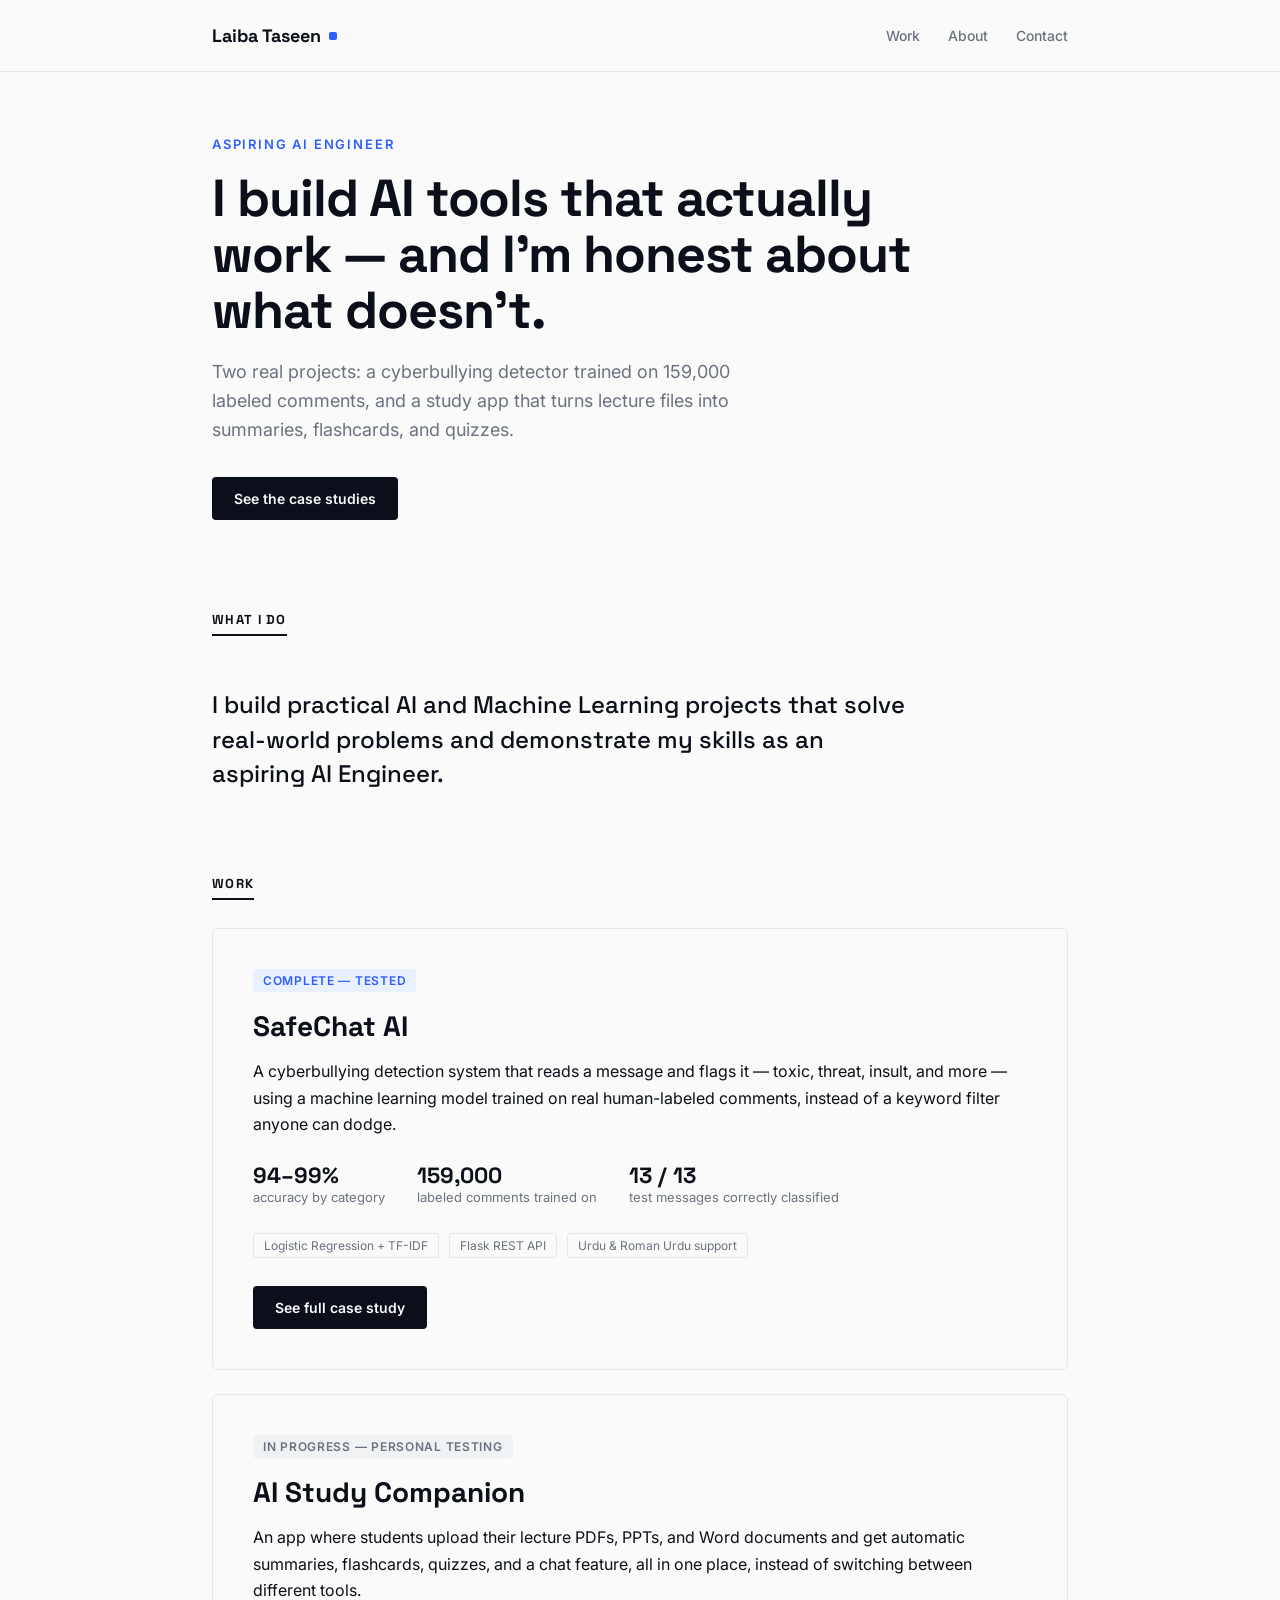
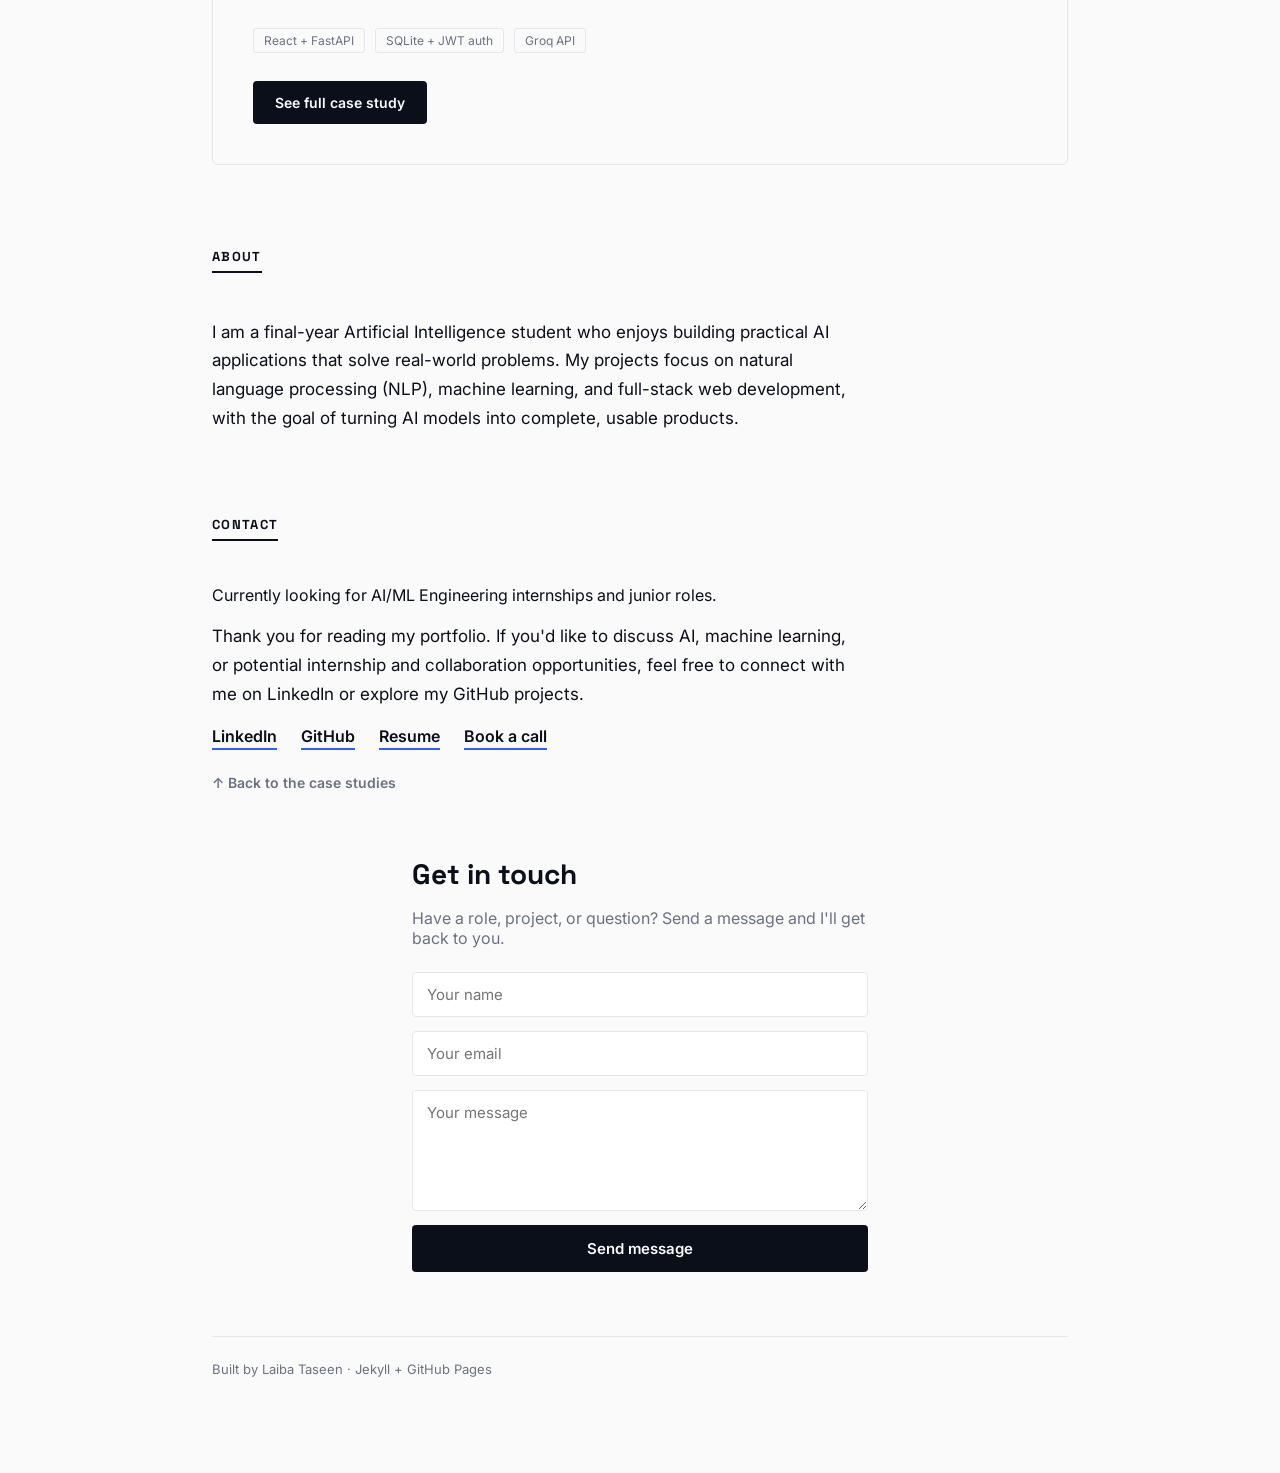
<file: index.html>
<!DOCTYPE html>
<html lang="en">
<head>
<meta charset="UTF-8">
<title>Laiba Taseen — AI Engineer Portfolio</title>
<meta name="viewport" content="width=device-width, initial-scale=1.0">
<meta name="description" content="AI portfolio of Laiba Taseen — SafeChat AI cyberbullying detection and AI Study Companion.">
<link rel="preconnect" href="https://fonts.googleapis.com">
<link rel="icon" href="data:image/svg+xml,<svg xmlns=%22http://www.w3.org/2000/svg%22 viewBox=%220 0 56 56%22><rect width=%2256%22 height=%2256%22 rx=%228%22 fill=%22%230B0F19%22/><text x=%2228%22 y=%2238%22 font-family=%22Georgia,serif%22 font-weight=%22700%22 font-size=%2230%22 fill=%22%232F5EFF%22 text-anchor=%22middle%22>L</text></svg>">
<link href="https://fonts.googleapis.com/css2?family=Space+Grotesk:wght@500;700&family=Inter:wght@400;500;600&display=swap" rel="stylesheet">
<link rel="stylesheet" href="assets/style.css">
  <script data-goatcounter="https://laiba.goatcounter.com/count"
        async src="//gc.zgo.at/count.js"></script>
</head>
<body>

<nav class="site-nav">
  <div class="site-nav-inner">
    <a href="index.html" class="site-logo">Laiba Taseen<span class="dot"></span></a>
    <div class="site-links">
      <a href="#work">Work</a>
      <a href="#about">About</a>
      <a href="#contact">Contact</a>
    </div>
  </div>
</nav>

<div class="page">

  <section id="hero" style="margin-bottom:88px;">
    <div class="kicker">Aspiring AI Engineer</div>
    <h1>I build AI tools that actually work — and I'm honest about what doesn't.</h1>
    <p class="sub">Two real projects: a cyberbullying detector trained on 159,000 labeled comments, and a study app that turns lecture files into summaries, flashcards, and quizzes.</p>
    <a href="#work" class="btn btn-primary">See the case studies</a>
  </section>

  <section id="proof">
    <div class="section-label">What I do</div>
    <p class="proof">I build practical AI and Machine Learning projects that solve real-world problems and demonstrate my skills as an aspiring AI Engineer.</p>
  </section>

  <section id="work">
    <div class="section-label">Work</div>

    <div class="case-card" style="margin-bottom:24px;">
      <span class="case-status status-live">Complete — tested</span>
      <h3 class="case-title">SafeChat AI</h3>
      <p class="case-summary">A cyberbullying detection system that reads a message and flags it — toxic, threat, insult, and more — using a machine learning model trained on real human-labeled comments, instead of a keyword filter anyone can dodge.</p>
      <div class="stat-row">
        <div>
          <div class="stat-num">94–99%</div>
          <div class="stat-label">accuracy by category</div>
        </div>
        <div>
          <div class="stat-num">159,000</div>
          <div class="stat-label">labeled comments trained on</div>
        </div>
        <div>
          <div class="stat-num">13 / 13</div>
          <div class="stat-label">test messages correctly classified</div>
        </div>
      </div>
      <div class="case-meta-row">
        <span class="tag">Logistic Regression + TF-IDF</span>
        <span class="tag">Flask REST API</span>
        <span class="tag">Urdu &amp; Roman Urdu support</span>
      </div>
      <a href="safechat-ai.html" class="btn btn-primary">See full case study</a>
    </div>

    <div class="case-card">
      <span class="case-status status-progress">In progress — personal testing</span>
      <h3 class="case-title">AI Study Companion</h3>
      <p class="case-summary">An app where students upload their lecture PDFs, PPTs, and Word documents and get automatic summaries, flashcards, quizzes, and a chat feature, all in one place, instead of switching between different tools.</p>
      <div class="case-meta-row">
        <span class="tag">React + FastAPI</span>
        <span class="tag">SQLite + JWT auth</span>
        <span class="tag">Groq API</span>
      </div>
      <a href="study-companion.html" class="btn btn-primary">See full case study</a>
    </div>
  </section>

  <section id="about">
    <div class="section-label">About</div>
    <p class="about-text">I am a final-year Artificial Intelligence student who enjoys building practical AI applications that solve real-world problems. My projects focus on natural language processing (NLP), machine learning, and full-stack web development, with the goal of turning AI models into complete, usable products.</p>
  </section>

  <section id="contact" style="margin-bottom:40px;">
    <div class="section-label">Contact</div>
    <p>Currently looking for AI/ML Engineering internships and junior roles.</p>
    <p class="about-text">Thank you for reading my portfolio. If you'd like to discuss AI, machine learning, or potential internship and collaboration opportunities, feel free to connect with me on LinkedIn or explore my GitHub projects.</p>
    <div class="contact-links">
      <a href="https://www.linkedin.com/in/laiba-taseen-3824a132b" target="_blank" rel="noopener">LinkedIn</a>
      <a href="https://github.com/LaibaTaseen" target="_blank" rel="noopener">GitHub</a>
     <a href="https://laibataseen.github.io/laiba-portfolio/assets/Laiba%20Taseen.pdf" target="_blank" rel="noopener">Resume</a>
      <a href="https://calendly.com/laibataseen99/30min" target="_blank" rel="noopener">Book a call</a>
    </div>
    <a href="#work" class="back-link" style="margin-top:24px;">↑ Back to the case studies</a>

    <section id="contact-form" style="max-width: 520px; margin: 64px auto; padding: 0 32px;">
  <h2 style="font-family: 'Space Grotesk', sans-serif; font-weight: 700; font-size: 28px; color: #0B0F19; margin-bottom: 12px;">Get in touch</h2>
  <p style="color: #6B7280; font-size: 16px; margin-bottom: 24px;">Have a role, project, or question? Send a message and I'll get back to you.</p>

  <form action="https://formspree.io/f/xrpzepdy" method="POST" style="display: flex; flex-direction: column; gap: 14px;">
    <input type="text" name="name" placeholder="Your name" required
      style="padding: 12px 14px; border: 1px solid #E5E7EB; border-radius: 4px; font-family: 'Inter', sans-serif; font-size: 15px;">

    <input type="email" name="email" placeholder="Your email" required
      style="padding: 12px 14px; border: 1px solid #E5E7EB; border-radius: 4px; font-family: 'Inter', sans-serif; font-size: 15px;">

    <textarea name="message" placeholder="Your message" required rows="5"
      style="padding: 12px 14px; border: 1px solid #E5E7EB; border-radius: 4px; font-family: 'Inter', sans-serif; font-size: 15px; resize: vertical;"></textarea>

    <!-- Honeypot field to block spam bots, keep this hidden -->
    <input type="text" name="_gotcha" style="display:none">

    <button type="submit"
      style="background: #0B0F19; color: #FAFAFA; border: none; padding: 14px 24px; border-radius: 4px; font-family: 'Inter', sans-serif; font-weight: 600; font-size: 15px; cursor: pointer;">
      Send message
    </button>
  </form>
</section>
  </section>

  <footer>
    Built by Laiba Taseen · Jekyll + GitHub Pages
  </footer>

</div>
</body>
</html>
</file>
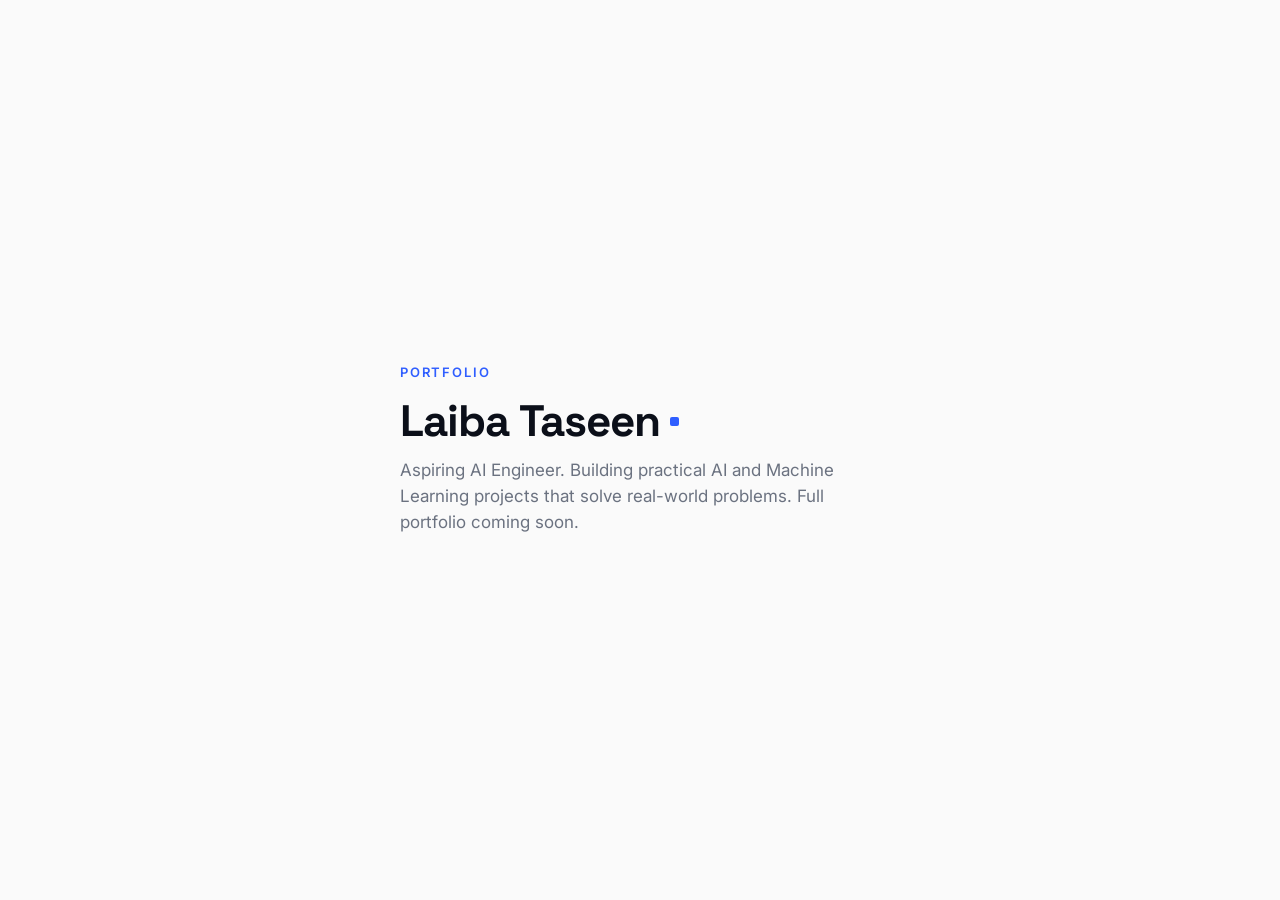
<file: index (2).html>
<!DOCTYPE html>
<html lang="en">
<head>
<meta charset="UTF-8">
<title>Laiba Taseen — AI Engineer Portfolio</title>
<meta name="viewport" content="width=device-width, initial-scale=1.0">
<link rel="preconnect" href="https://fonts.googleapis.com">
<link href="https://fonts.googleapis.com/css2?family=Space+Grotesk:wght@500;700&family=Inter:wght@400;500;600&display=swap" rel="stylesheet">
<style>
  :root {
    --ink: #0B0F19;
    --paper: #FAFAFA;
    --blue: #2F5EFF;
    --slate: #6B7280;
  }
  * { box-sizing: border-box; }
  html, body {
    margin: 0;
    height: 100%;
  }
  body {
    background: var(--paper);
    color: var(--ink);
    font-family: 'Inter', sans-serif;
    -webkit-font-smoothing: antialiased;
    display: flex;
    align-items: center;
    justify-content: center;
    padding: 24px;
  }
  .wrap {
    max-width: 480px;
    text-align: left;
  }
  .kicker {
    font-weight: 600;
    font-size: 13px;
    letter-spacing: 0.14em;
    text-transform: uppercase;
    color: var(--blue);
    margin-bottom: 18px;
  }
  h1 {
    font-family: 'Space Grotesk', sans-serif;
    font-weight: 700;
    font-size: 44px;
    line-height: 1.05;
    letter-spacing: -0.02em;
    margin: 0 0 12px;
    display: flex;
    align-items: center;
    gap: 10px;
    flex-wrap: wrap;
  }
  .dot {
    width: 9px;
    height: 9px;
    background: var(--blue);
    border-radius: 2px;
    display: inline-block;
  }
  p {
    font-size: 17px;
    color: var(--slate);
    line-height: 1.55;
    margin: 0;
  }
  @media (max-width: 480px) {
    h1 { font-size: 34px; }
  }
</style>
</head>
<body>
  <div class="wrap">
    <div class="kicker">Portfolio</div>
    <h1>Laiba Taseen<span class="dot"></span></h1>
    <p>Aspiring AI Engineer. Building practical AI and Machine Learning projects that solve real-world problems. Full portfolio coming soon.</p>
  </div>
</body>
</html>
</file>
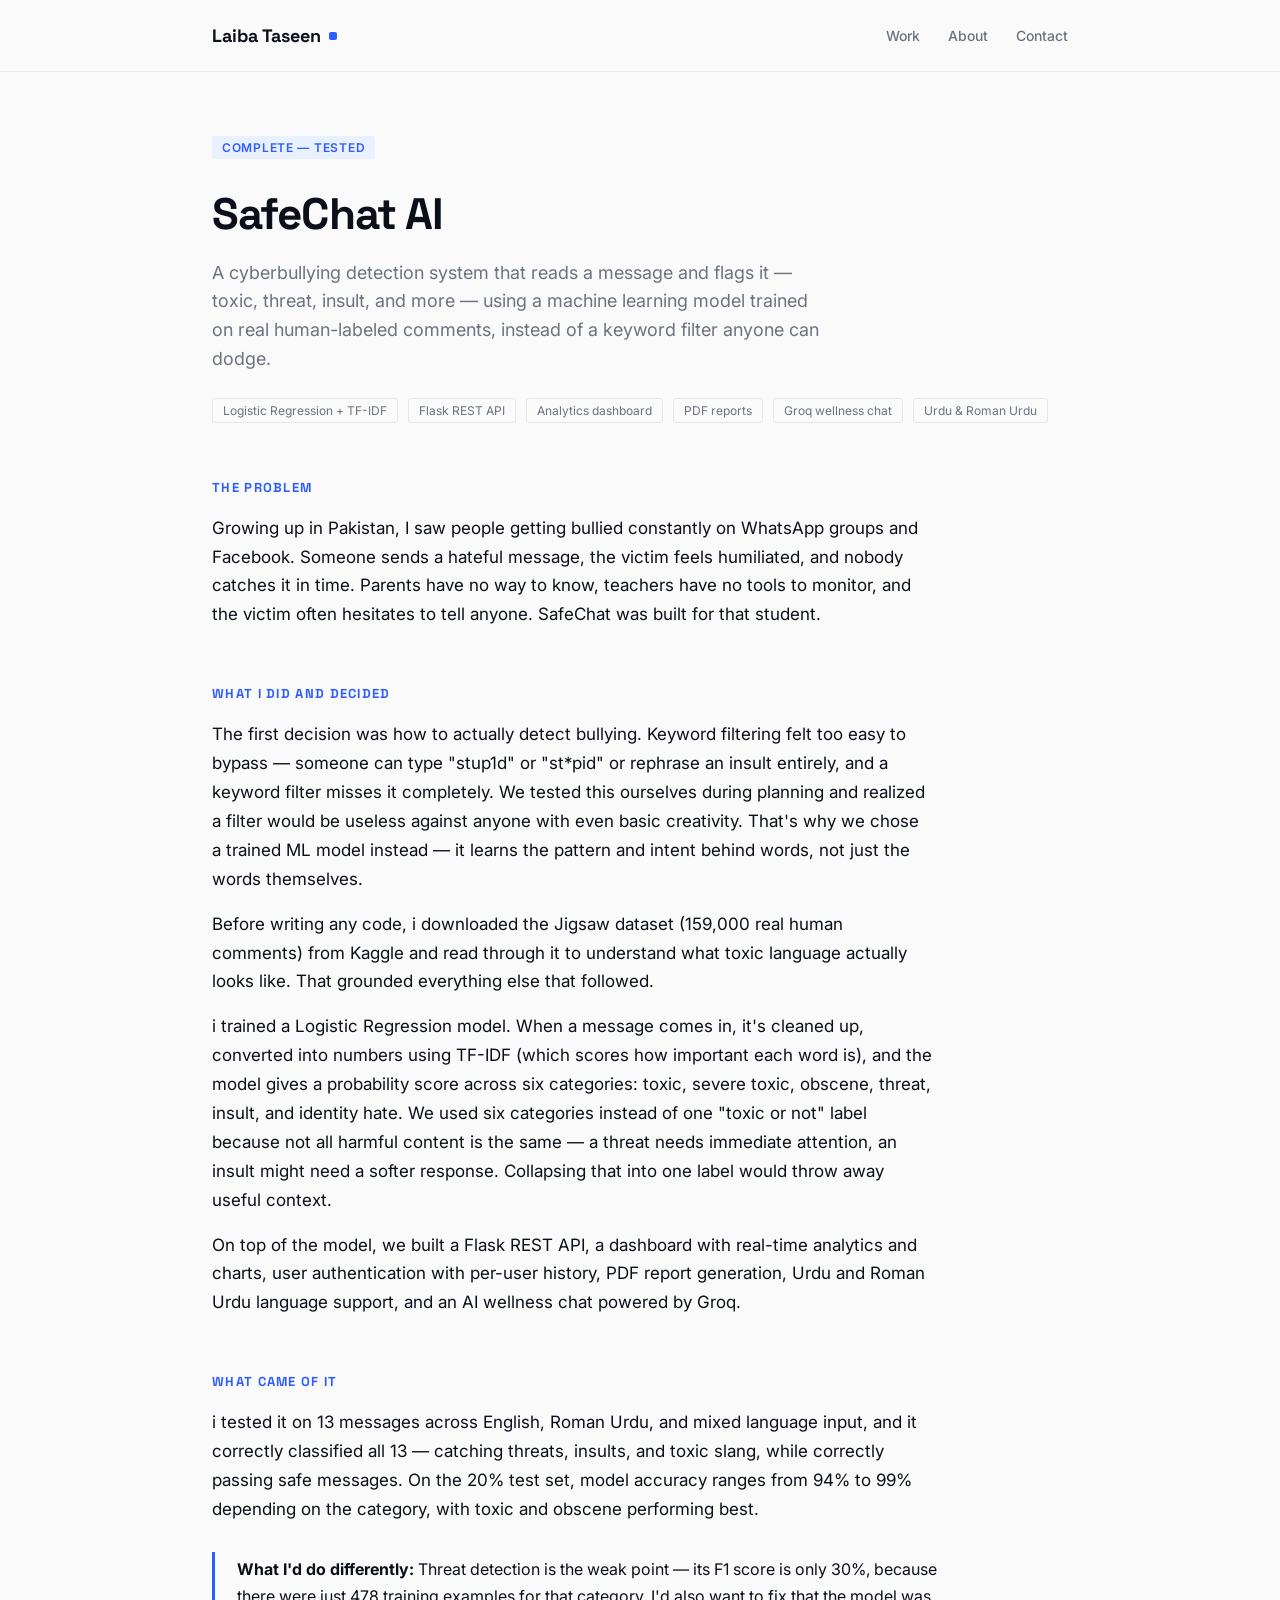
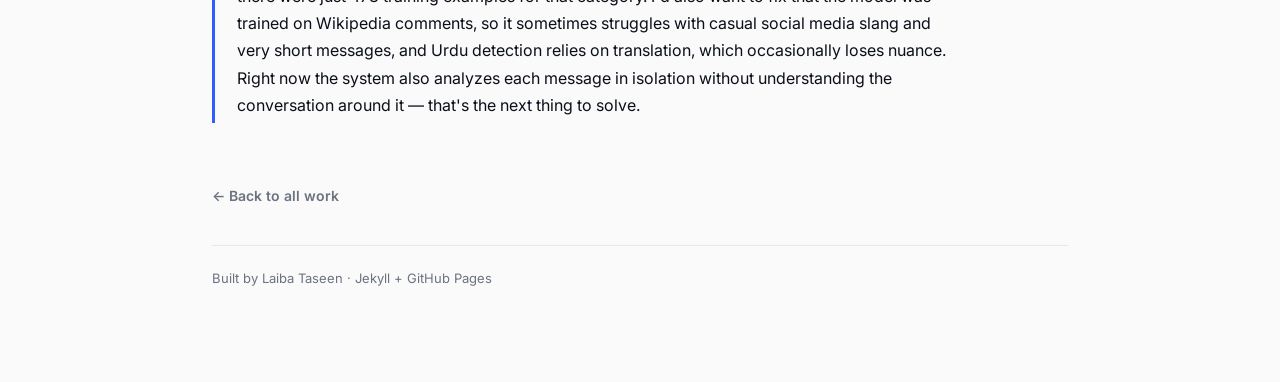
<file: safechat-ai.html>
<!DOCTYPE html>
<html lang="en">
<head>
<meta charset="UTF-8">
<title>SafeChat AI — Case Study — Laiba Taseen</title>
<meta name="viewport" content="width=device-width, initial-scale=1.0">
<link rel="preconnect" href="https://fonts.googleapis.com">
<link href="https://fonts.googleapis.com/css2?family=Space+Grotesk:wght@500;700&family=Inter:wght@400;500;600&display=swap" rel="stylesheet">
<link rel="stylesheet" href="assets/style.css">
</head>
<body>

<nav class="site-nav">
  <div class="site-nav-inner">
    <a href="index.html" class="site-logo">Laiba Taseen<span class="dot"></span></a>
    <div class="site-links">
      <a href="index.html#work">Work</a>
      <a href="index.html#about">About</a>
      <a href="index.html#contact">Contact</a>
    </div>
  </div>
</nav>

<div class="page">

  <div class="case-page-header">
    <span class="case-status status-live">Complete — tested</span>
    <h1 class="case-page-title">SafeChat AI</h1>
    <p class="case-page-summary">A cyberbullying detection system that reads a message and flags it — toxic, threat, insult, and more — using a machine learning model trained on real human-labeled comments, instead of a keyword filter anyone can dodge.</p>
    <div class="case-meta-row" style="margin-top:24px;">
      <span class="tag">Logistic Regression + TF-IDF</span>
      <span class="tag">Flask REST API</span>
      <span class="tag">Analytics dashboard</span>
      <span class="tag">PDF reports</span>
      <span class="tag">Groq wellness chat</span>
      <span class="tag">Urdu &amp; Roman Urdu</span>
    </div>
  </div>

  <div class="beat">
    <div class="beat-label">The Problem</div>
    <p>Growing up in Pakistan, I saw people getting bullied constantly on WhatsApp groups and Facebook. Someone sends a hateful message, the victim feels humiliated, and nobody catches it in time. Parents have no way to know, teachers have no tools to monitor, and the victim often hesitates to tell anyone. SafeChat was built for that student.</p>
  </div>

  <div class="beat">
    <div class="beat-label">What I Did and Decided</div>
    <p>The first decision was how to actually detect bullying. Keyword filtering felt too easy to bypass — someone can type "stup1d" or "st*pid" or rephrase an insult entirely, and a keyword filter misses it completely. We tested this ourselves during planning and realized a filter would be useless against anyone with even basic creativity. That's why we chose a trained ML model instead — it learns the pattern and intent behind words, not just the words themselves.</p>
    <p>Before writing any code, i downloaded the Jigsaw dataset (159,000 real human comments) from Kaggle and read through it to understand what toxic language actually looks like. That grounded everything else that followed.</p>
    <p>i trained a Logistic Regression model. When a message comes in, it's cleaned up, converted into numbers using TF-IDF (which scores how important each word is), and the model gives a probability score across six categories: toxic, severe toxic, obscene, threat, insult, and identity hate. We used six categories instead of one "toxic or not" label because not all harmful content is the same — a threat needs immediate attention, an insult might need a softer response. Collapsing that into one label would throw away useful context.</p>
    <p>On top of the model, we built a Flask REST API, a dashboard with real-time analytics and charts, user authentication with per-user history, PDF report generation, Urdu and Roman Urdu language support, and an AI wellness chat powered by Groq.</p>
  </div>

  <div class="beat">
    <div class="beat-label">What Came of It</div>
    <p>i tested it on 13 messages across English, Roman Urdu, and mixed language input, and it correctly classified all 13 — catching threats, insults, and toxic slang, while correctly passing safe messages. On the 20% test set, model accuracy ranges from 94% to 99% depending on the category, with toxic and obscene performing best.</p>
    <div class="callout">
      <p><strong>What I'd do differently:</strong> Threat detection is the weak point — its F1 score is only 30%, because there were just 478 training examples for that category. I'd also want to fix that the model was trained on Wikipedia comments, so it sometimes struggles with casual social media slang and very short messages, and Urdu detection relies on translation, which occasionally loses nuance. Right now the system also analyzes each message in isolation without understanding the conversation around it — that's the next thing to solve.</p>
    </div>
  </div>

  <a href="index.html#work" class="back-link">← Back to all work</a>

  <footer>
    Built by Laiba Taseen · Jekyll + GitHub Pages
  </footer>

</div>
</body>
</html>
</file>
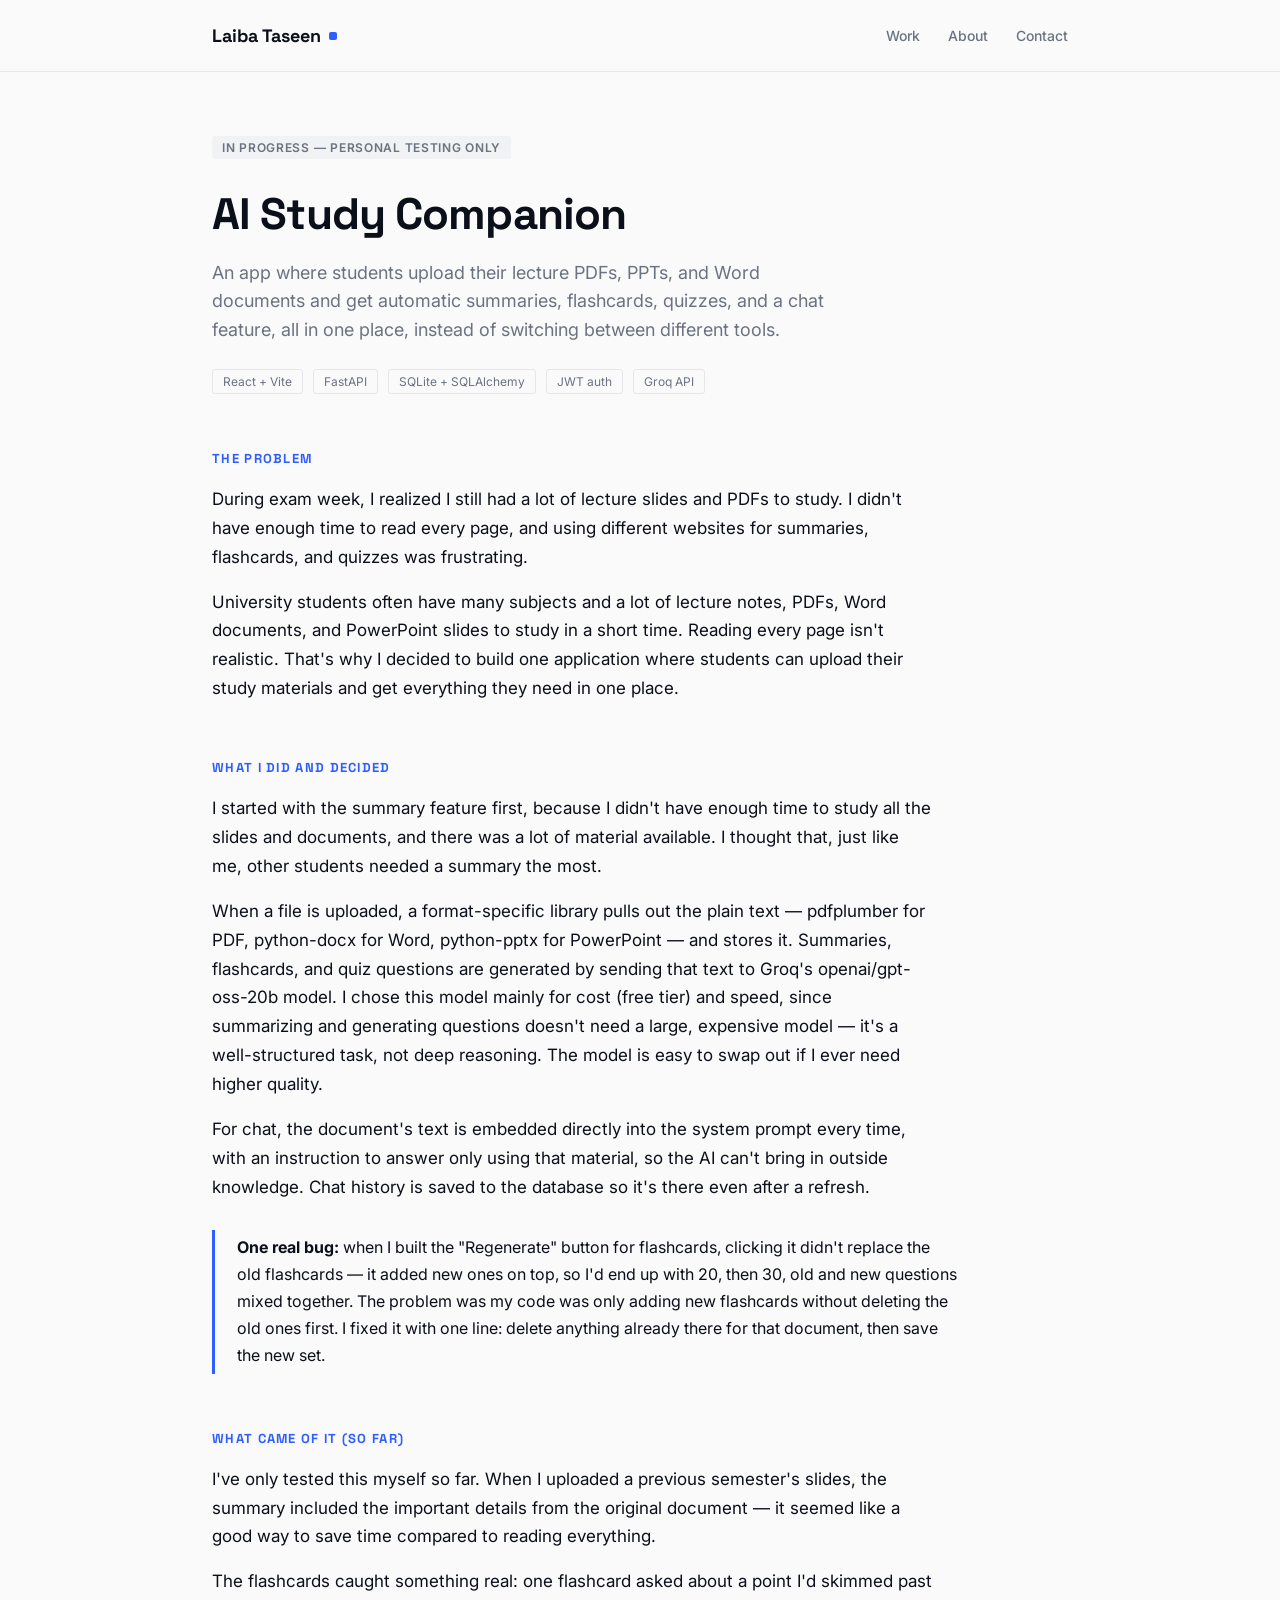
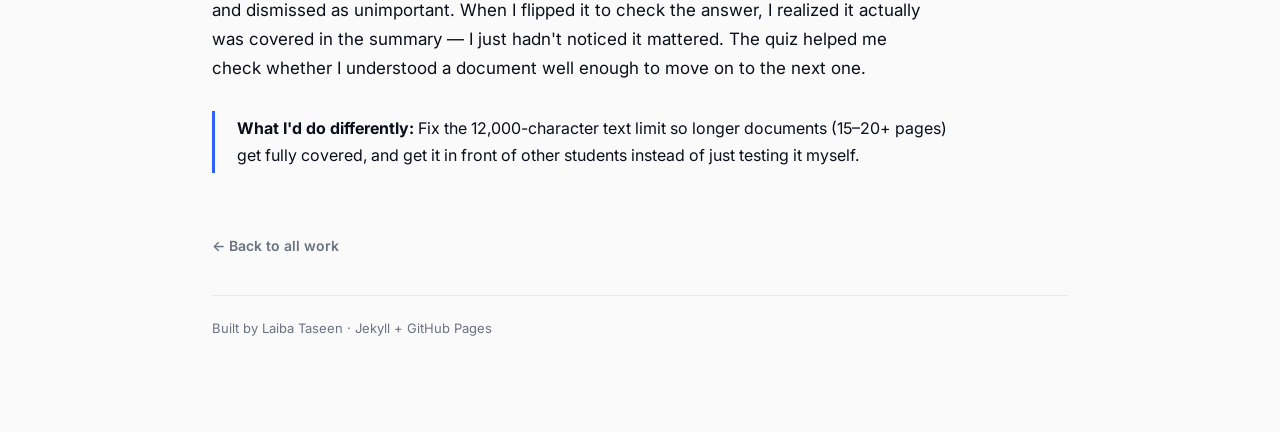
<file: study-companion.html>
<!DOCTYPE html>
<html lang="en">
<head>
<meta charset="UTF-8">
<title>AI Study Companion — Case Study — Laiba Taseen</title>
<meta name="viewport" content="width=device-width, initial-scale=1.0">
<link rel="preconnect" href="https://fonts.googleapis.com">
<link href="https://fonts.googleapis.com/css2?family=Space+Grotesk:wght@500;700&family=Inter:wght@400;500;600&display=swap" rel="stylesheet">
<link rel="stylesheet" href="assets/style.css">
</head>
<body>

<nav class="site-nav">
  <div class="site-nav-inner">
    <a href="index.html" class="site-logo">Laiba Taseen<span class="dot"></span></a>
    <div class="site-links">
      <a href="index.html#work">Work</a>
      <a href="index.html#about">About</a>
      <a href="index.html#contact">Contact</a>
    </div>
  </div>
</nav>

<div class="page">

  <div class="case-page-header">
    <span class="case-status status-progress">In progress — personal testing only</span>
    <h1 class="case-page-title">AI Study Companion</h1>
    <p class="case-page-summary">An app where students upload their lecture PDFs, PPTs, and Word documents and get automatic summaries, flashcards, quizzes, and a chat feature, all in one place, instead of switching between different tools.</p>
    <div class="case-meta-row" style="margin-top:24px;">
      <span class="tag">React + Vite</span>
      <span class="tag">FastAPI</span>
      <span class="tag">SQLite + SQLAlchemy</span>
      <span class="tag">JWT auth</span>
      <span class="tag">Groq API</span>
    </div>
  </div>

  <div class="beat">
    <div class="beat-label">The Problem</div>
    <p>During exam week, I realized I still had a lot of lecture slides and PDFs to study. I didn't have enough time to read every page, and using different websites for summaries, flashcards, and quizzes was frustrating.</p>
    <p>University students often have many subjects and a lot of lecture notes, PDFs, Word documents, and PowerPoint slides to study in a short time. Reading every page isn't realistic. That's why I decided to build one application where students can upload their study materials and get everything they need in one place.</p>
  </div>

  <div class="beat">
    <div class="beat-label">What I Did and Decided</div>
    <p>I started with the summary feature first, because I didn't have enough time to study all the slides and documents, and there was a lot of material available. I thought that, just like me, other students needed a summary the most.</p>
    <p>When a file is uploaded, a format-specific library pulls out the plain text — pdfplumber for PDF, python-docx for Word, python-pptx for PowerPoint — and stores it. Summaries, flashcards, and quiz questions are generated by sending that text to Groq's openai/gpt-oss-20b model. I chose this model mainly for cost (free tier) and speed, since summarizing and generating questions doesn't need a large, expensive model — it's a well-structured task, not deep reasoning. The model is easy to swap out if I ever need higher quality.</p>
    <p>For chat, the document's text is embedded directly into the system prompt every time, with an instruction to answer only using that material, so the AI can't bring in outside knowledge. Chat history is saved to the database so it's there even after a refresh.</p>
    <div class="callout">
      <p><strong>One real bug:</strong> when I built the "Regenerate" button for flashcards, clicking it didn't replace the old flashcards — it added new ones on top, so I'd end up with 20, then 30, old and new questions mixed together. The problem was my code was only adding new flashcards without deleting the old ones first. I fixed it with one line: delete anything already there for that document, then save the new set.</p>
    </div>
  </div>

  <div class="beat">
    <div class="beat-label">What Came of It (so far)</div>
    <p>I've only tested this myself so far. When I uploaded a previous semester's slides, the summary included the important details from the original document — it seemed like a good way to save time compared to reading everything.</p>
    <p>The flashcards caught something real: one flashcard asked about a point I'd skimmed past and dismissed as unimportant. When I flipped it to check the answer, I realized it actually was covered in the summary — I just hadn't noticed it mattered. The quiz helped me check whether I understood a document well enough to move on to the next one.</p>
    <div class="callout">
      <p><strong>What I'd do differently:</strong> Fix the 12,000-character text limit so longer documents (15–20+ pages) get fully covered, and get it in front of other students instead of just testing it myself.</p>
    </div>
  </div>

  <a href="index.html#work" class="back-link">← Back to all work</a>

  <footer>
    Built by Laiba Taseen · Jekyll + GitHub Pages
  </footer>

</div>
</body>
</html>
</file>
<file: assets/style.css>
:root {
  --ink: #0B0F19;
  --paper: #FAFAFA;
  --blue: #2F5EFF;
  --slate: #6B7280;
  --line: #E5E7EB;
}
* { box-sizing: border-box; }
html { scroll-behavior: smooth; }
body {
  margin: 0;
  background: var(--paper);
  color: var(--ink);
  font-family: 'Inter', sans-serif;
  -webkit-font-smoothing: antialiased;
}
.page {
  max-width: 920px;
  margin: 0 auto;
  padding: 0 32px 96px;
}

/* Nav */
nav.site-nav {
  border-bottom: 1px solid var(--line);
  margin-bottom: 64px;
}
.site-nav-inner {
  max-width: 920px;
  margin: 0 auto;
  padding: 24px 32px;
  display: flex;
  justify-content: space-between;
  align-items: center;
}
.site-logo {
  font-family: 'Space Grotesk', sans-serif;
  font-weight: 700;
  font-size: 18px;
  color: var(--ink);
  text-decoration: none;
  display: flex;
  align-items: center;
  gap: 8px;
}
.site-logo .dot {
  width: 8px;
  height: 8px;
  background: var(--blue);
  border-radius: 2px;
  display: inline-block;
}
.site-links { display: flex; gap: 28px; }
.site-links a {
  font-size: 14px;
  font-weight: 500;
  color: var(--slate);
  text-decoration: none;
}
.site-links a:hover { color: var(--ink); }

/* Hero */
.kicker {
  font-family: 'Inter', sans-serif;
  font-weight: 600;
  font-size: 13px;
  letter-spacing: 0.14em;
  text-transform: uppercase;
  color: var(--blue);
  margin-bottom: 18px;
}
h1 {
  font-family: 'Space Grotesk', sans-serif;
  font-weight: 700;
  font-size: 52px;
  line-height: 1.08;
  letter-spacing: -0.02em;
  margin: 0 0 20px;
  max-width: 780px;
}
.sub {
  font-size: 18px;
  color: var(--slate);
  max-width: 560px;
  line-height: 1.6;
  margin: 0 0 32px;
}
.btn {
  display: inline-block;
  font-family: 'Inter', sans-serif;
  font-weight: 600;
  font-size: 14px;
  text-decoration: none;
  padding: 13px 22px;
  border-radius: 4px;
}
.btn-primary {
  background: var(--ink);
  color: var(--paper);
}
.btn-primary:hover { background: var(--blue); }
.btn-secondary {
  border: 1px solid var(--line);
  color: var(--ink);
  margin-left: 12px;
}
.btn-secondary:hover { border-color: var(--ink); }

section { margin-bottom: 80px; scroll-margin-top: 32px; }
.section-label {
  font-family: 'Space Grotesk', sans-serif;
  font-weight: 700;
  font-size: 13px;
  letter-spacing: 0.1em;
  text-transform: uppercase;
  color: var(--ink);
  border-bottom: 2px solid var(--ink);
  display: inline-block;
  padding-bottom: 6px;
  margin-bottom: 28px;
}

/* Proof statement */
.proof {
  font-family: 'Space Grotesk', sans-serif;
  font-weight: 500;
  font-size: 24px;
  line-height: 1.45;
  max-width: 700px;
  color: var(--ink);
}

/* Case preview cards */
.case-card {
  border: 1px solid var(--line);
  border-radius: 6px;
  padding: 40px;
}
.case-status {
  display: inline-block;
  font-size: 12px;
  font-weight: 600;
  letter-spacing: 0.06em;
  text-transform: uppercase;
  padding: 4px 10px;
  border-radius: 3px;
  margin-bottom: 16px;
}
.status-live { background: #E9F0FF; color: var(--blue); }
.status-progress { background: #F1F2F4; color: var(--slate); }
.case-title {
  font-family: 'Space Grotesk', sans-serif;
  font-weight: 700;
  font-size: 28px;
  margin: 0 0 14px;
}
.case-summary {
  font-size: 16px;
  line-height: 1.65;
  color: var(--ink);
  margin: 0 0 24px;
}
.case-meta-row {
  display: flex;
  flex-wrap: wrap;
  gap: 10px;
  margin-bottom: 28px;
}
.tag {
  font-size: 12px;
  color: var(--slate);
  border: 1px solid var(--line);
  border-radius: 3px;
  padding: 4px 10px;
}
.stat-row {
  display: flex;
  gap: 32px;
  margin-bottom: 28px;
  flex-wrap: wrap;
}
.stat-num {
  font-family: 'Space Grotesk', sans-serif;
  font-weight: 700;
  font-size: 22px;
  color: var(--ink);
}
.stat-label {
  font-size: 13px;
  color: var(--slate);
}

/* About */
.about-text {
  font-size: 17px;
  line-height: 1.7;
  max-width: 640px;
  color: var(--ink);
}

/* Contact */
.contact-links {
  display: flex;
  gap: 24px;
  margin-top: 8px;
}
.contact-links a {
  font-weight: 600;
  color: var(--ink);
  text-decoration: none;
  border-bottom: 2px solid var(--blue);
  padding-bottom: 2px;
}

footer {
  border-top: 1px solid var(--line);
  margin-top: 40px;
  padding-top: 24px;
  font-size: 13px;
  color: var(--slate);
}

/* Case study page */
.case-page-header { margin-bottom: 56px; }
.case-page-title {
  font-family: 'Space Grotesk', sans-serif;
  font-weight: 700;
  font-size: 44px;
  line-height: 1.08;
  letter-spacing: -0.02em;
  margin: 16px 0 20px;
  max-width: 780px;
}
.case-page-summary {
  font-size: 18px;
  color: var(--slate);
  max-width: 620px;
  line-height: 1.6;
}
.beat {
  margin-bottom: 56px;
}
.beat-label {
  font-family: 'Space Grotesk', sans-serif;
  font-weight: 700;
  font-size: 13px;
  letter-spacing: 0.1em;
  text-transform: uppercase;
  color: var(--blue);
  margin-bottom: 18px;
}
.beat p {
  font-size: 17px;
  line-height: 1.7;
  margin: 0 0 16px;
  max-width: 720px;
}
.callout {
  border-left: 3px solid var(--blue);
  padding: 4px 0 4px 22px;
  margin: 28px 0;
}
.callout p {
  font-size: 16px;
  color: var(--ink);
  margin: 0;
}
.back-link {
  display: inline-block;
  margin-top: 8px;
  font-size: 14px;
  font-weight: 600;
  color: var(--slate);
  text-decoration: none;
}
.back-link:hover { color: var(--ink); }

@media (max-width: 640px) {
  .site-nav-inner { flex-direction: column; gap: 16px; align-items: flex-start; }
  h1 { font-size: 34px; }
  .case-page-title { font-size: 30px; }
  .case-card { padding: 24px; }
  .stat-row { gap: 20px; }
  .btn-secondary { margin-left: 0; margin-top: 12px; }
}
</file>
